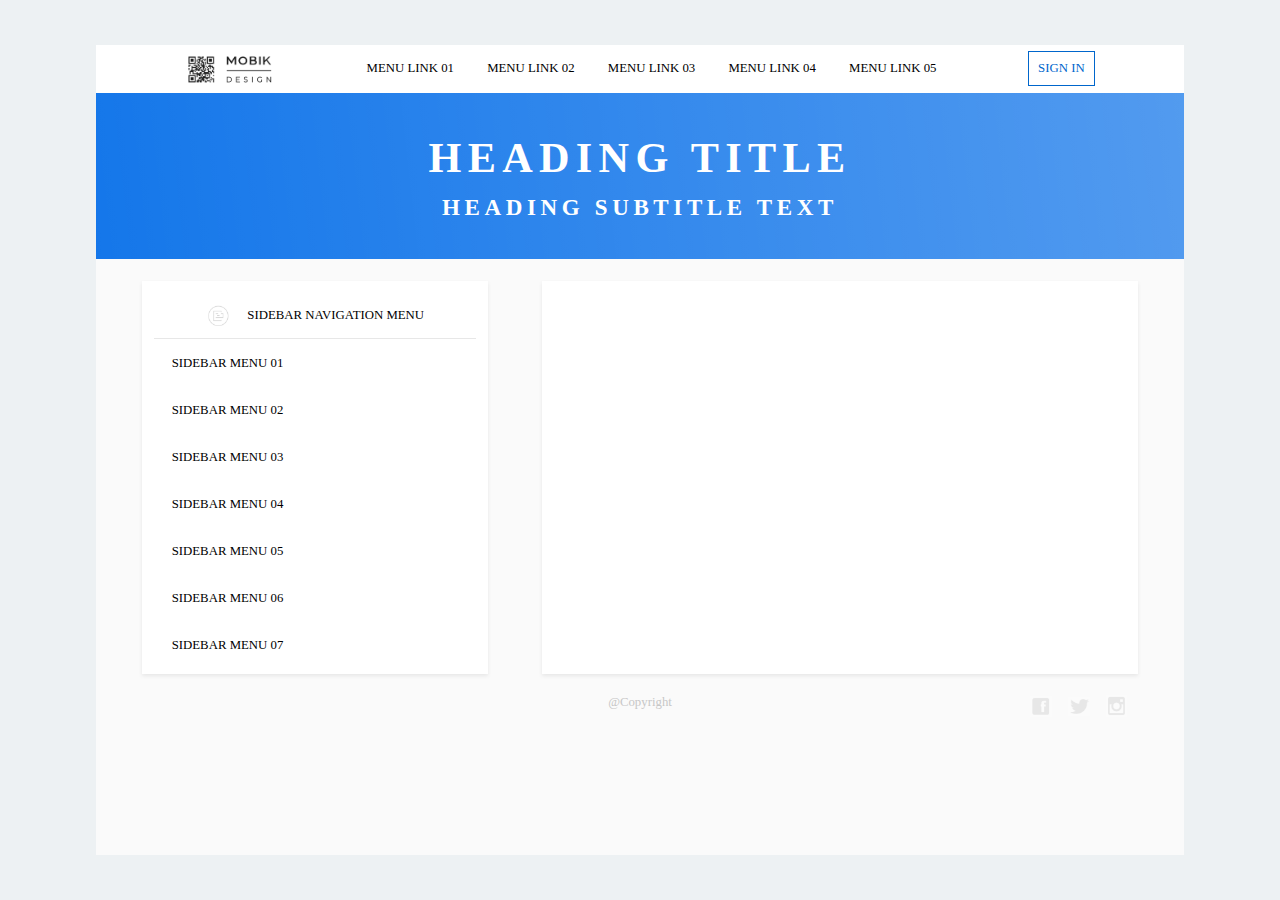
<file: html/index.html>
<!DOCTYPE html>
<html lang="ko">
<head>
    <meta charset="UTF-8">
    <title>Layout</title>
    <link rel="stylesheet" href="../css/style.css">
</head>
<body>
    <div id="all">
        <div id="header">
            <img src="../img/logo.PNG" alt="logo" id="logo">
            <ul>
                <li>MENU LINK 01</li>
                <li>MENU LINK 02</li>
                <li>MENU LINK 03</li>
                <li>MENU LINK 04</li>
                <li>MENU LINK 05</li>
            </ul>
            <input type="button" id="loginBtn" value="SIGN IN">
        </div>
        <div id="main">
            <h1>HEADING TITLE</h1>
            <h3>HEADING SUBTITLE TEXT</h3>
        </div>
        <div id="left">
            <table>
                <tr><th>
                    <img src="../img/icon.PNG" alt="icon" id="icon">
                    SIDEBAR NAVIGATION MENU
                </th></tr>
                <tr><td>SIDEBAR MENU 01</td></tr>
                <tr><td>SIDEBAR MENU 02</td></tr>
                <tr><td>SIDEBAR MENU 03</td></tr>
                <tr><td>SIDEBAR MENU 04</td></tr>
                <tr><td>SIDEBAR MENU 05</td></tr>
                <tr><td>SIDEBAR MENU 06</td></tr>
                <tr><td>SIDEBAR MENU 07</td></tr>
            </table>
        </div>
        <div id="right">
        </div>
        <div id="footer">
            <div class="section"></div>
            <div class="section"></div>
            <div class="section"></div>
            <div class="section"></div>
        </div>
        <span>@Copyright</span>
        <div id="sns">
            <img src="../img/fb.PNG" class="snsimg" alt="facebook">
            <img src="../img/twt.PNG" class="snsimg" alt="twitter">
            <img src="../img/insta.PNG" class="snsimg" alt="instagram">
        </div>
    </div>
</body>
</html>
</file>
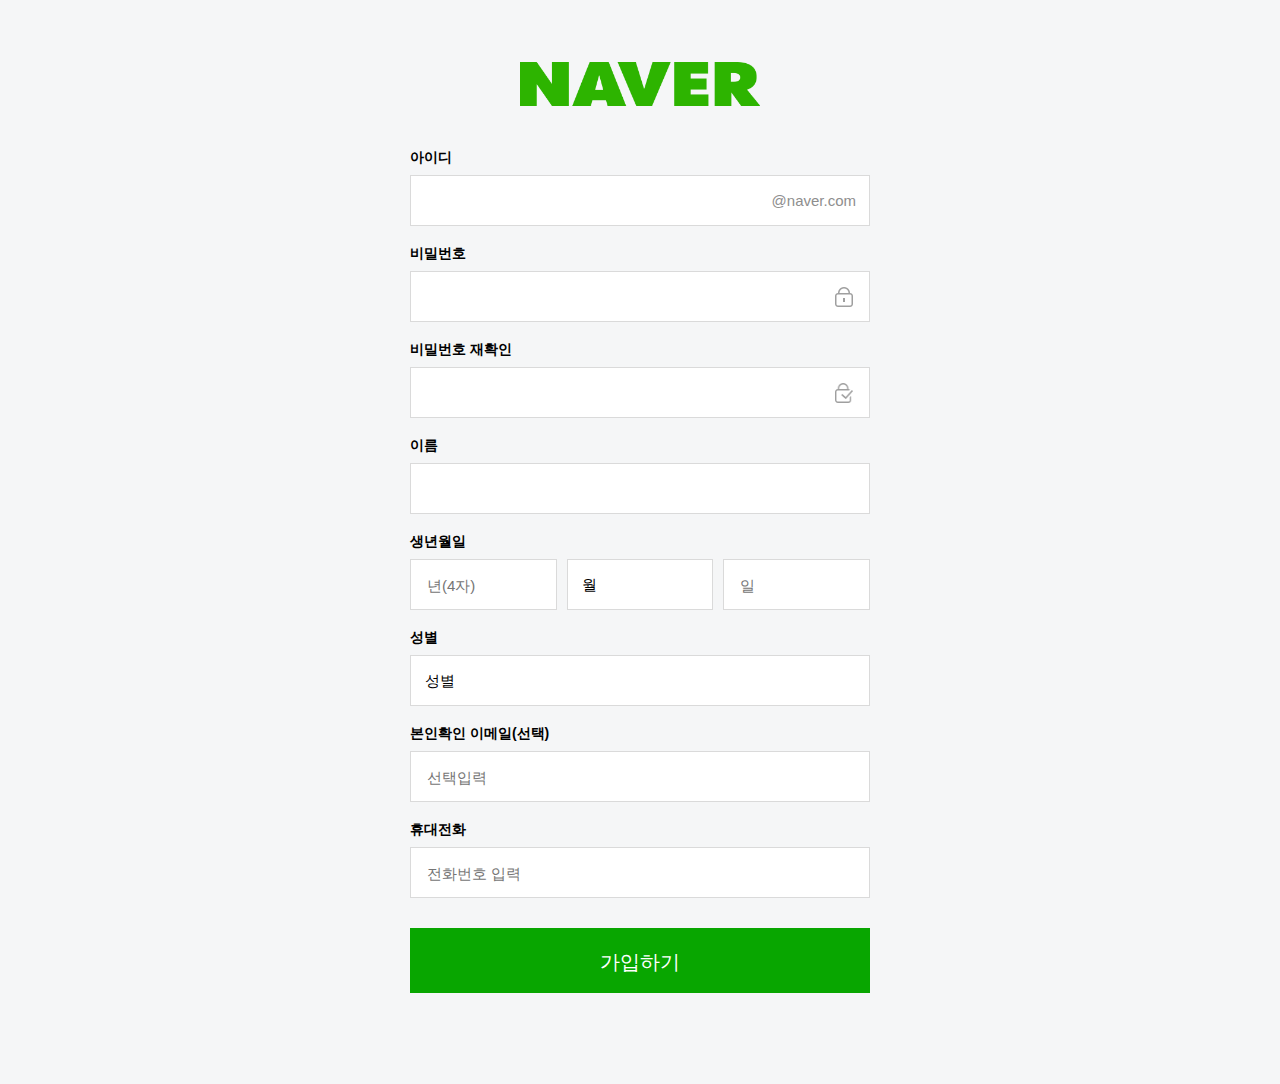
<file: naver_join-master/index.html>
<!DOCTYPE html>
<html lnag="ko">
    <head>
        <meta charset="UTF-8">
        <title>네이버 : 회원가입</title>
        <link rel="stylesheet" href="css/index.css">
        
    </head>
    <body>
        <!-- header -->
        <div id="header">
            <a href="https://nid.naver.com/user2/V2Join.nhn?m=agree#agreeBottom" target="_blank" title="네이버 회원가입 페이지 보러가기"><img src="img/NAVER_CI_Green.png" id="logo"></a>
        </div>


        <!-- wrapper -->
        <div id="wrapper">

            <!-- content-->
            <div id="content">

                <!-- ID -->
                <div>
                    <h3 class="join_title">
                        <label for="id">아이디</label>
                    </h3>
                    <span class="box int_id">
                        <input type="text" id="id" class="int" maxlength="20">
                        <span class="step_url">@naver.com</span>
                    </span>
                    <span class="error_next_box"></span>
                </div>

                <!-- PW1 -->
                <div>
                    <h3 class="join_title"><label for="pswd1">비밀번호</label></h3>
                    <span class="box int_pass">
                        <input type="text" id="pswd1" class="int" maxlength="20">
                        <span id="alertTxt">사용불가</span>
                        <img src="img/m_icon_pass.png" id="pswd1_img1" class="pswdImg">
                    </span>
                    <span class="error_next_box"></span>
                </div>

                <!-- PW2 -->
                <div>
                    <h3 class="join_title"><label for="pswd2">비밀번호 재확인</label></h3>
                    <span class="box int_pass_check">
                        <input type="text" id="pswd2" class="int" maxlength="20">
                        <img src="img/m_icon_check_disable.png" id="pswd2_img1" class="pswdImg">
                    </span>
                    <span class="error_next_box"></span>
                </div>

                <!-- NAME -->
                <div>
                    <h3 class="join_title"><label for="name">이름</label></h3>
                    <span class="box int_name">
                        <input type="text" id="name" class="int" maxlength="20">
                    </span>
                    <span class="error_next_box"></span>
                </div>

                <!-- BIRTH -->
                <div>
                    <h3 class="join_title"><label for="yy">생년월일</label></h3>

                    <div id="bir_wrap">
                        <!-- BIRTH_YY -->
                        <div id="bir_yy">
                            <span class="box">
                                <input type="text" id="yy" class="int" maxlength="4" placeholder="년(4자)">
                            </span>
                        </div>

                        <!-- BIRTH_MM -->
                        <div id="bir_mm">
                            <span class="box">
                                <select id="mm" class="sel">
                                    <option>월</option>
                                    <option value="01">1</option>
                                    <option value="02">2</option>
                                    <option value="03">3</option>
                                    <option value="04">4</option>
                                    <option value="05">5</option>
                                    <option value="06">6</option>
                                    <option value="07">7</option>
                                    <option value="08">8</option>
                                    <option value="09">9</option>                                    
                                    <option value="10">10</option>
                                    <option value="11">11</option>
                                    <option value="12">12</option>
                                </select>
                            </span>
                        </div>

                        <!-- BIRTH_DD -->
                        <div id="bir_dd">
                            <span class="box">
                                <input type="text" id="dd" class="int" maxlength="2" placeholder="일">
                            </span>
                        </div>

                    </div>
                    <span class="error_next_box"></span>    
                </div>

                <!-- GENDER -->
                <div>
                    <h3 class="join_title"><label for="gender">성별</label></h3>
                    <span class="box gender_code">
                        <select id="gender" class="sel">
                            <option>성별</option>
                            <option value="M">남자</option>
                            <option value="F">여자</option>
                        </select>                            
                    </span>
                    <span class="error_next_box">필수 정보입니다.</span>
                </div>

                <!-- EMAIL -->
                <div>
                    <h3 class="join_title"><label for="email">본인확인 이메일<span class="optional">(선택)</span></label></h3>
                    <span class="box int_email">
                        <input type="text" id="email" class="int" maxlength="100" placeholder="선택입력">
                    </span>
                    <span class="error_next_box">이메일 주소를 다시 확인해주세요.</span>    
                </div>

                <!-- MOBILE -->
                <div>
                    <h3 class="join_title"><label for="phoneNo">휴대전화</label></h3>
                    <span class="box int_mobile">
                        <input type="tel" id="mobile" class="int" maxlength="16" placeholder="전화번호 입력">
                    </span>
                    <span class="error_next_box"></span>    
                </div>


                <!-- JOIN BTN-->
                <div class="btn_area">
                    <button type="button" id="btnJoin">
                        <span>가입하기</span>
                    </button>
                </div>

                

            </div> 
            <!-- content-->

        </div> 
        <!-- wrapper -->
    <script src="js/index.js"></script>
    </body>
</html>
</file>
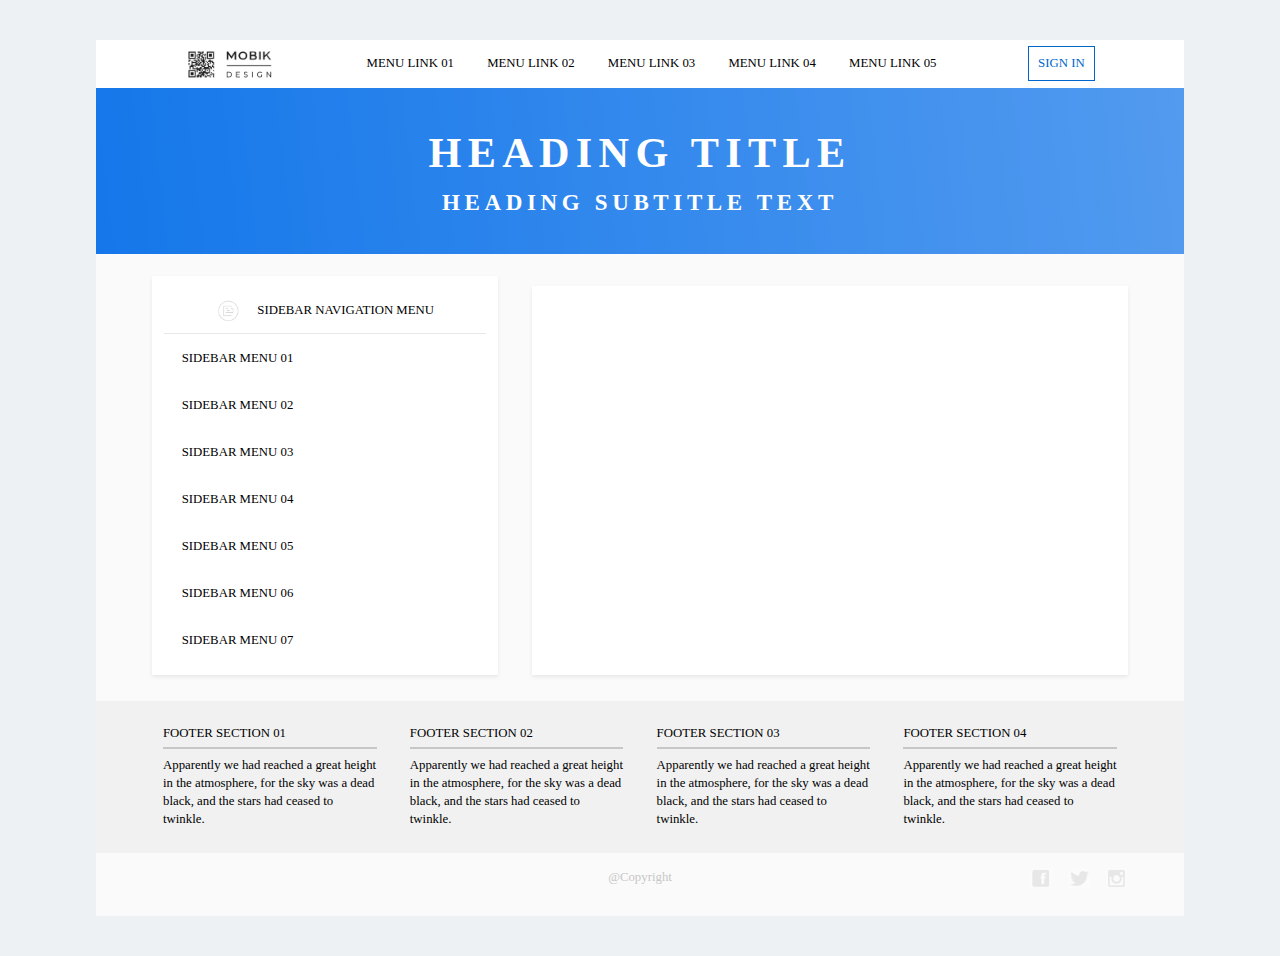
<file: layout1/html/index.html>
<!DOCTYPE html>
<html lang="ko">
<head>
    <meta charset="UTF-8">
    <title>Layout</title>
    <link rel="stylesheet" href="../css/style.css">
</head>
<body>
    <div id="all">
        <div id="header">
            <img src="../img/logo.PNG" alt="logo" id="logo">
            <ul>
                <li>MENU LINK 01</li>
                <li>MENU LINK 02</li>
                <li>MENU LINK 03</li>
                <li>MENU LINK 04</li>
                <li>MENU LINK 05</li>
            </ul>
            <input type="button" id="loginBtn" value="SIGN IN">
        </div>
        <div id="main">
            <h1>HEADING TITLE</h1>
            <h3>HEADING SUBTITLE TEXT</h3>
        </div>
        <div id="left">
            <table>
                <tr><th>
                    <img src="../img/icon.PNG" alt="icon" id="icon">
                    SIDEBAR NAVIGATION MENU
                </th></tr>
                <tr><td>SIDEBAR MENU 01</td></tr>
                <tr><td>SIDEBAR MENU 02</td></tr>
                <tr><td>SIDEBAR MENU 03</td></tr>
                <tr><td>SIDEBAR MENU 04</td></tr>
                <tr><td>SIDEBAR MENU 05</td></tr>
                <tr><td>SIDEBAR MENU 06</td></tr>
                <tr><td>SIDEBAR MENU 07</td></tr>
            </table>
        </div>
        <div id="right">
        </div>
        <div id="footer">
            <div class="section">
                <h4>FOOTER SECTION 01</h4>
                <hr>
                <span>Apparently we had reached a great height in the atmosphere, for the sky was a dead black, and the stars had ceased to twinkle.</span>
            </div>
            <div class="section">
                <h4>FOOTER SECTION 02</h4>
                <hr>
                <span>Apparently we had reached a great height in the atmosphere, for the sky was a dead black, and the stars had ceased to twinkle.</span>
            </div>
            <div class="section">
                <h4>FOOTER SECTION 03</h4>
                <hr>
                <span>Apparently we had reached a great height in the atmosphere, for the sky was a dead black, and the stars had ceased to twinkle.</span>
            </div>
            <div class="section">
                <h4>FOOTER SECTION 04</h4>
                <hr>
                <span>Apparently we had reached a great height in the atmosphere, for the sky was a dead black, and the stars had ceased to twinkle.</span>
            </div>
        </div>
        <br>
        <span id="copyright">@Copyright</span>
        <div id="sns">
            <img src="../img/fb.PNG" class="snsimg" alt="facebook">
            <img src="../img/twt.PNG" class="snsimg" alt="twitter">
            <img src="../img/insta.PNG" class="snsimg" alt="instagram">
        </div>
    </div>
</body>
</html>
</file>
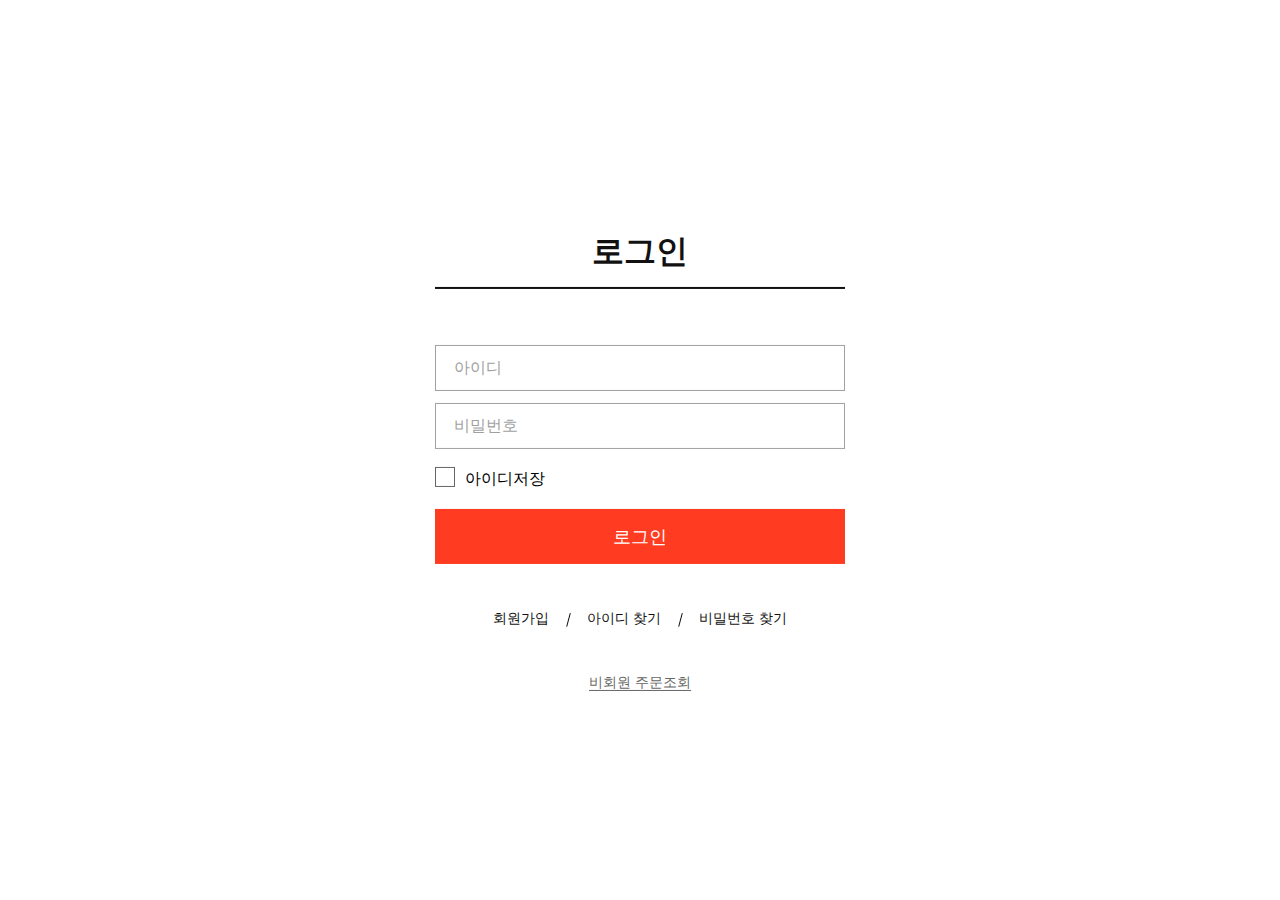
<file: loginPage/html/index.html>
<!DOCTYPE html>
<html>
    <head>
        <meta charset="UTF-8">
        <title>로그인</title>
        <link rel="stylesheet" href="../css/index.css">
    </head>
    <body>
        <section class="login">
            <h2>로그인</h2>
            <ul>
                <li><input type="text" title="아이디입력" placeholder="아이디"></li>
                <li><input type="password" title="비밀번호입력" placeholder="비밀번호"></li>
                <li><input type="checkbox" id="chk_id"><label for="chk_id">아이디저장</label></li>
                <li><button>로그인</button></li>
            </ul>
            <div>
                <ul>
                    <li><a href="">회원가입</a></li>
                    <li><a href="">아이디 찾기</a></li>
                    <li><a href="">비밀번호 찾기</a></li>
                </ul>
            </div>
            <a href="">비회원 주문조회</a>
        </section>
    </body>
</html>
</file>
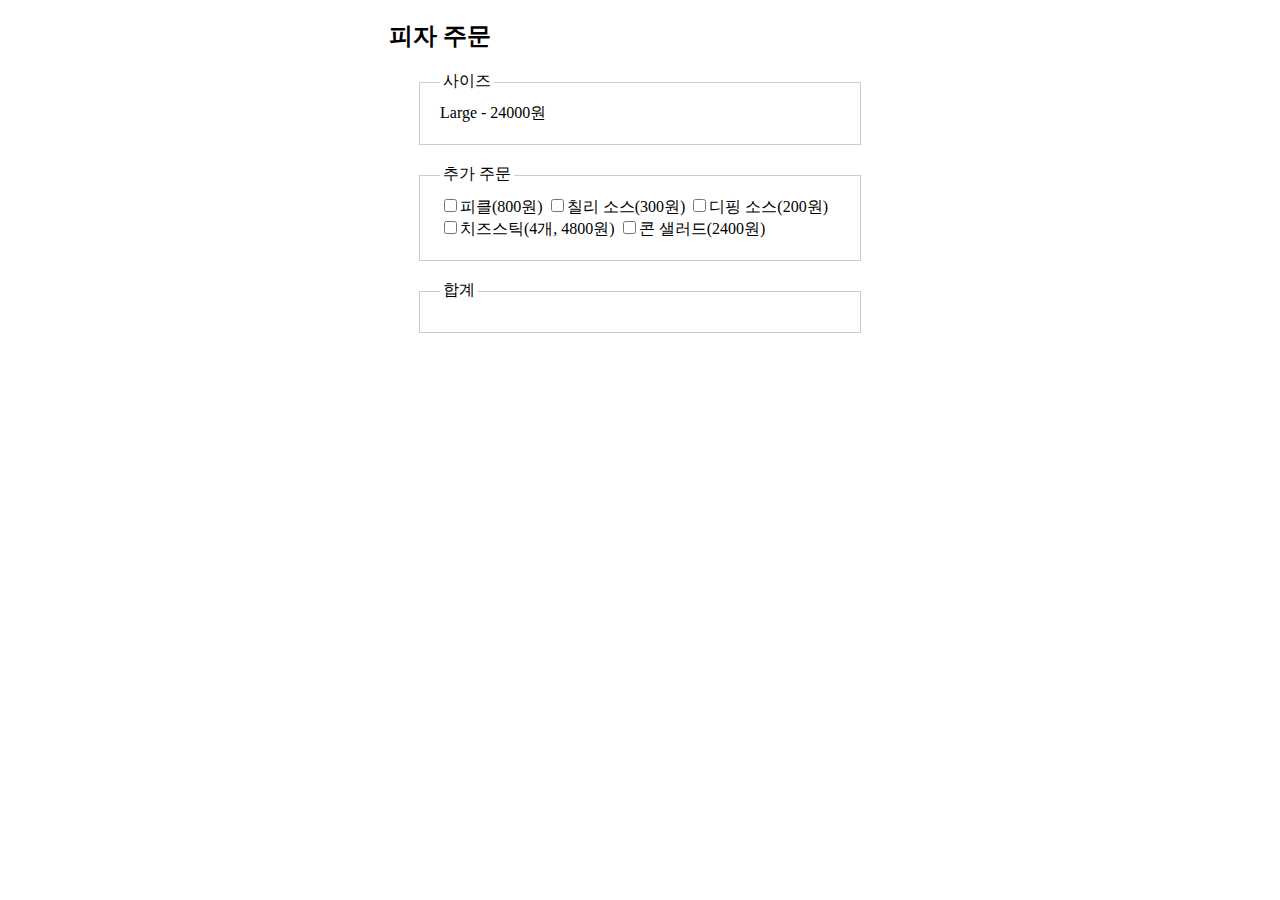
<file: orderPizza/html/index.html>
<!DOCTYPE html>
<html>
<head>
    <meta charset="UTF-8">
    <title>주문하기</title>
    <link rel="stylesheet" href="../css/index.css">
</head>
<body>
    <h2>피자 주문</h2>
    <div class="wrap">
        <div class="over">사이즈</div>
        Large - 24000원
    </div>
    <div class="wrap">
        <div class="over">추가 주문</div>
        <input type="checkbox" name="chk_menu" value="800">피클(800원)
        <input type="checkbox" name="chk_menu" value="300">칠리 소스(300원)
        <input type="checkbox" name="chk_menu" value="200">디핑 소스(200원)
        <input type="checkbox" name="chk_menu" value="4800">치즈스틱(4개, 4800원)
        <input type="checkbox" name="chk_menu" value="2400">콘 샐러드(2400원)
    </div>
    <div class="wrap">
        <div class="over">합계</div>
        <span id="sum"></span>
    </div>
    <script src="../js/index.js"></script>
</body>
</html>
</file>
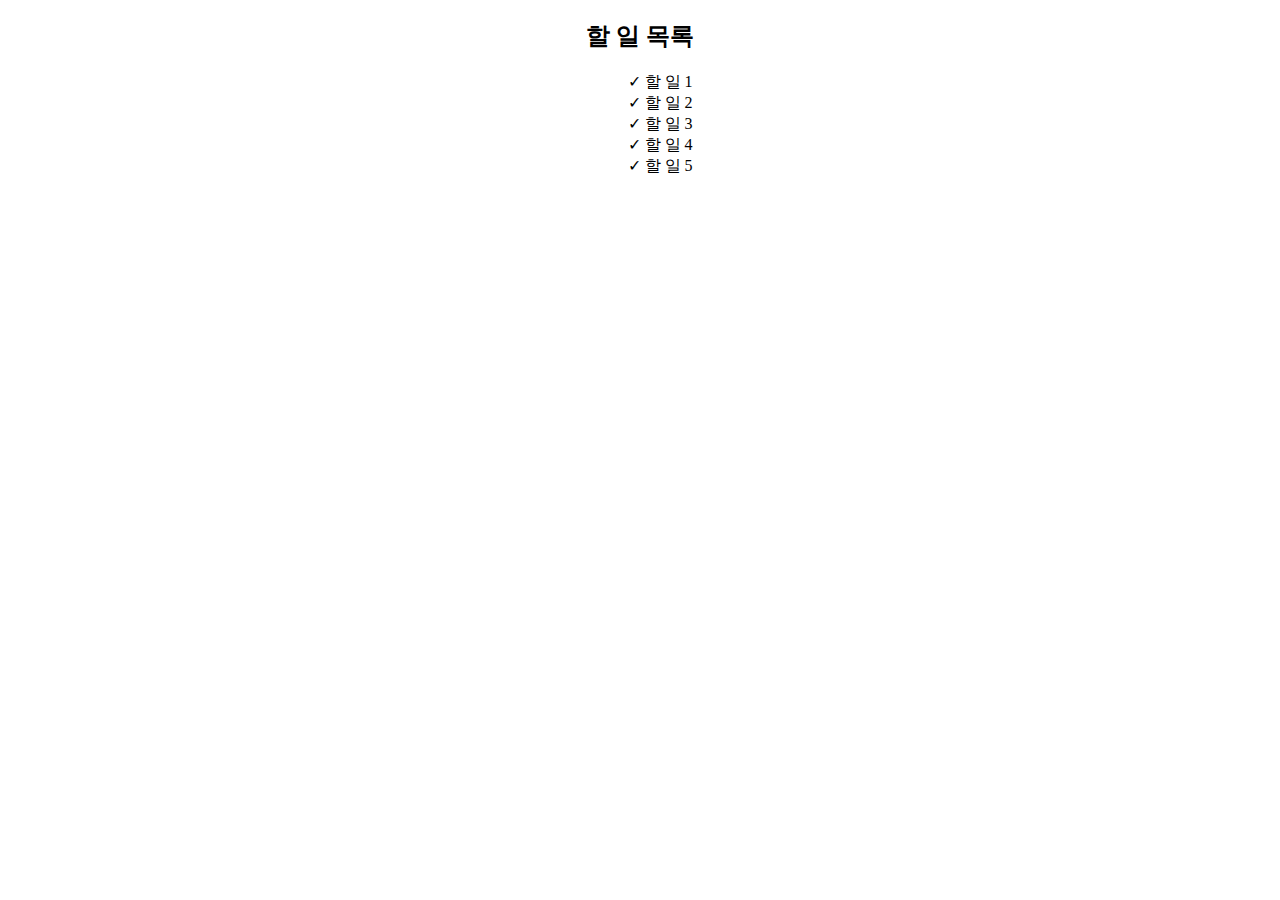
<file: todoList/html/index.html>
<!DOCTYPE html>
<html>
<head>
    <meta charset="UTF-8">
    <title>할 일 목록 체크</title>
    <link rel="stylesheet" href="../css/index.css">
</head>
<body>
    <h2>할 일 목록</h2>
    <ul>
        <li>할 일 1</li>
        <li>할 일 2</li>
        <li>할 일 3</li>
        <li>할 일 4</li>
        <li>할 일 5</li>
    </ul>
    <script src="../js/index.js"></script>
</body>
</html>
</file>
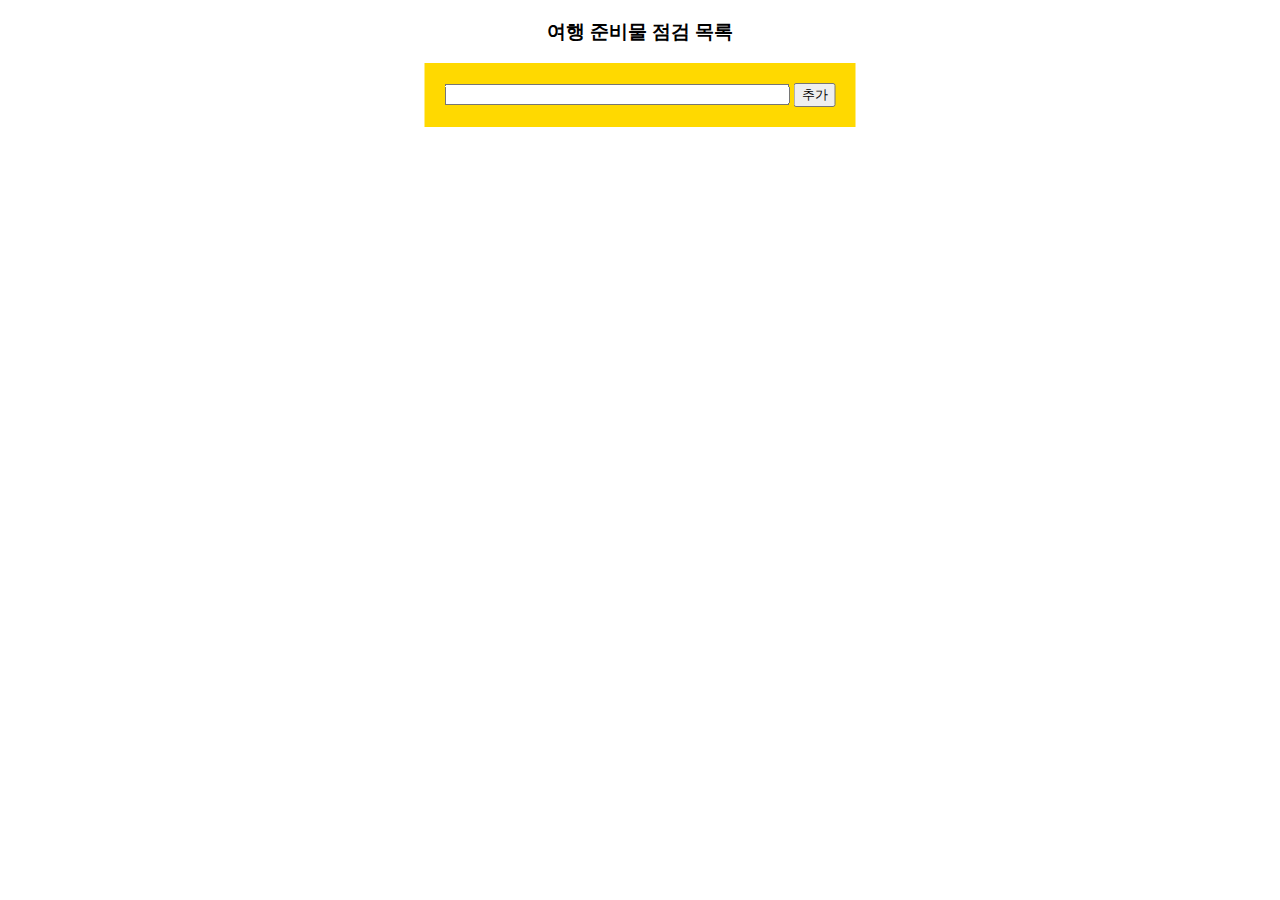
<file: travelMaterial/html/index.html>
<!DOCTYPE html>
<html lang="ko">
<head>
    <meta charset="UTF-8">
    <title>여행 준비물 점검 목록</title>
    <link rel="stylesheet" href="../css/index.css">
</head>
<body>
    <h3>여행 준비물 점검 목록</h3>
    <div id="box">
        <input id="item" autofocust="true" size="40">
        <input type="button" id="add" value="추가">
    </div>
    <div id="itemList"></div>
    <script src="../js/index.js"></script>
</body>
</html>
</file>
<file: css/style.css>
html, body{
    font: 1vw Roboto;
    height: 100%;
}

html{
    display: table;
    margin: auto;
}

body{
    display: table-cell;
    vertical-align: middle;
    background-color: #EDF1F3;
}

div{
    text-align: center;
}

ul{
    display: inline;
    margin: 0;
    padding: 35px;
}

li{
    list-style: none;
    display: inline-block;
    margin: 15px;
}

li:hover{
    color: #006BE8;
    box-sizing: border-box;
    border-bottom: #006BE8 solid 1px;
}

h1{
    margin: 0;
    padding: 3.5vh 0 0 0;
    font-size: 3.3vw;
    letter-spacing: 0.15em;
}

h3{
    margin: 0;
    padding: 0 0 2vh 0;
    font-size: 1.8vw;
    letter-spacing: 0.2em;
}

th, td{
    height: 4vh;
    width: 30%;
    margin: 0.5vh;
    padding: 0.5vh 2vh;
}

th{
    text-align: center;
    font-weight: normal;
    border-bottom: #e7e7e7 solid 1px;
}

td{
    text-align: left;
}

td:hover{
    background-color: #fafafa;
    color: #006BE8;
}

span{
    color: #c7c7c7;
}

.snsimg{
    margin: 0 1vw 0 0;
    width: 1.7vw;
    vertical-align: middle;
}

#logo{
    margin: 0 3vw;
    width: 7vw;
    vertical-align: middle;
}

#all{
    background-color: #fafafa;
    width: 85vw;
    height: 90vh;
}

#header{
    background-color: #fff;
}

#loginBtn{
    background-color: #fff;
    color: #0066CC;
    box-sizing: border-box;
    padding: 9px;
    border: solid 1.5px;
    margin: 0.5vw 3vw;
    font: 1vw Roboto;
}

#main{
    background: linear-gradient(263.53deg, rgba(255, 255, 255, 0.32) 0.24%, rgba(255, 255, 255, 0.08) 100.87%), #006BE8;
    line-height: 5.5vh;
    padding: 1vh;
    color: #fff;
}

#left{
    float: left;
    background-color: #fff;
    width: 30%;
    height: 46%;
    margin: 2% 0.2% 2% 4.2%;
    padding: 10px;
    box-shadow: 0px 2px 4px rgba(0, 0, 0, 0.08);
}

#icon{
    margin: 0 1vw 0 0;
    width: 2vw;
    vertical-align: middle;
}

#right{
    float: right;
    background-color: #fff;
    width: 53%;
    height: 46%;
    margin: 2% 4.2% 2% 0.2%;
    padding: 10px;
    box-shadow: 0px 2px 4px rgba(0, 0, 0, 0.08);
}

#footer{
}

#sns{
    display: inline;
    position: absolute;
    margin-left: 28vw;
}
</file>
<file: naver_join-master/css/index.css>
/* 레이아웃 틀 */
html {
    height: 100%;
}

body {
    margin: 0;
    height: 100%;
    background: #f5f6f7;
    font-family: Dotum,'돋움',Helvetica,sans-serif;
}
#logo {
    width: 240px;
    height: 44px;
    cursor: pointer;
}

#header {
    padding-top: 62px;
    padding-bottom: 20px;
    text-align: center;
}
#wrapper {
    position: relative;
    height: 100%;
}

#content {
    position: absolute;
    left: 50%;
    transform: translate(-50%);
    width: 460px;
}




/* 입력폼 */


h3 {
    margin: 19px 0 8px;
    font-size: 14px;
    font-weight: 700;
}


.box {
    display: block;
    width: 100%;
    height: 51px;
    border: solid 1px #dadada;
    padding: 10px 14px 10px 14px;
    box-sizing: border-box;
    background: #fff;
    position: relative;
}

.int {
    display: block;
    position: relative;
    width: 100%;
    height: 29px;
    border: none;
    background: #fff;
    font-size: 15px;
}

input {
    font-family: Dotum,'돋움',Helvetica,sans-serif;    
}

.box.int_id {
    padding-right: 110px;
}

.box.int_pass {
    padding-right: 40px;
}

.box.int_pass_check {
    padding-right: 40px;
}

.step_url {
    /*@naver.com*/
    position: absolute;
    top: 16px;
    right: 13px;
    font-size: 15px;
    color: #8e8e8e;
}

.pswdImg {
    width: 18px;
    height: 20px;
    display: inline-block;
    position: absolute;
    top: 50%;
    right: 16px;
    margin-top: -10px;
    cursor: pointer;
}

#bir_wrap {
    display: table;
    width: 100%;
}

#bir_yy {
    display: table-cell;
    width: 147px;
    
}

#bir_mm {
    display: table-cell;
    width: 147px;
    vertical-align: middle;
}

#bir_dd {
    display: table-cell;
    width: 147px;
}

#bir_mm, #bir_dd {
    padding-left: 10px;
}

select {
    width: 100%;
    height: 29px;
    font-size: 15px;
    background: #fff url(https://static.nid.naver.com/images/join/pc/sel_arr_2x.gif) 100% 50% no-repeat;
    background-size: 20px 8px;
    -webkit-appearance: none;
    display: inline-block;
    text-align: start;
    border: none;
    cursor: default;
    font-family: Dotum,'돋움',Helvetica,sans-serif;
}

/* 에러메세지 */

.error_next_box {
    margin-top: 9px;
    font-size: 12px;
    color: red;    
    display: none;
}

#alertTxt {
    position: absolute;
    top: 19px;
    right: 38px;
    font-size: 12px;
    color: red;
    display: none;
}

/* 버튼 */

.btn_area {
    margin: 30px 0 91px;
}

#btnJoin {
    width: 100%;
    padding: 21px 0 17px;
    border: 0;
    cursor: pointer;
    color: #fff;
    background-color: #08a600;
    font-size: 20px;
    font-weight: 400;
    font-family: Dotum,'돋움',Helvetica,sans-serif;
}
</file>
<file: layout1/css/style.css>
html, body{
    font: 1vw Roboto;
    height: 100%;
}

html{
    display: table;
    margin: auto;
}

body{
    display: table-cell;
    vertical-align: middle;
    background-color: #EDF1F3;
}

div{
    text-align: center;
}

ul{
    display: inline;
    margin: 0;
    padding: 35px;
}

li{
    list-style: none;
    display: inline-block;
    margin: 15px;
}

li:hover{
    color: #006BE8;
    box-sizing: border-box;
    border-bottom: #006BE8 solid 1px;
}

h1{
    margin: 0;
    padding: 3.5vh 0 0 0;
    font-size: 3.3vw;
    letter-spacing: 0.15em;
}

h3{
    margin: 0;
    padding: 0 0 2vh 0;
    font-size: 1.8vw;
    letter-spacing: 0.2em;
}

th, td{
    height: 4vh;
    width: 30%;
    margin: 0.5vh;
    padding: 0.5vh 2vh;
}

th{
    text-align: center;
    font-weight: normal;
    border-bottom: #e7e7e7 solid 1px;
}

td{
    text-align: left;
}

td:hover{
    background-color: #fafafa;
    color: #006BE8;
}

hr{
    border: solid 0.5px #c7c7c7;
}

h4{
    font-weight: normal;
    margin: 0;
}

span{
    line-height: 18px;
}

.snsimg{
    margin: 0 1vw 0 0;
    width: 1.7vw;
    vertical-align: middle;
}

.section{
    display: inline-block;
    width: 20%;
    padding: 15px;
    text-align: left;
}

#logo{
    margin: 0 3vw;
    width: 7vw;
    vertical-align: middle;
}

#all{
    background-color: #fafafa;
    width: 85vw;
    margin: 40px;
    padding: 0 0 30px 0;
}

#header{
    background-color: #fff;
}

#loginBtn{
    background-color: #fff;
    color: #0066CC;
    box-sizing: border-box;
    padding: 9px;
    border: solid 1.5px;
    margin: 0.5vw 3vw;
    font: 1vw Roboto;
}

#main{
    background: linear-gradient(263.53deg, rgba(255, 255, 255, 0.32) 0.24%, rgba(255, 255, 255, 0.08) 100.87%), #006BE8;
    line-height: 5.5vh;
    padding: 1vh;
    color: #fff;
}

#left{
    display: inline-block;
    background-color: #fff;
    width: 30%;
    margin: 2% 1.4% 2% 3%;
    padding: 10px;
    box-shadow: 0px 2px 4px rgba(0, 0, 0, 0.08);
}

#icon{
    margin: 0 1vw 0 0;
    width: 2vw;
    vertical-align: middle;
}

#right{
    display: inline-block;
    background-color: #fff;
    width: 53%;
    height: 41vh;
    margin: 2% 3% 2% 1.4%;
    padding: 10px;
    box-shadow: 0px 2px 4px rgba(0, 0, 0, 0.08);
}

#footer{
    padding: 10px;
    clear: both;
    background-color: #f1f1f1;
}

#copyright{
    color: #c7c7c7;
}

#sns{
    display: inline;
    position: absolute;
    margin-left: 28vw;
}
</file>
<file: loginPage/css/index.css>
html{
    font-family: 'Roboto', 'Nanum Gothic', sans-serif;
}
.login{
    width: 410px;
    position: absolute;
    left: 50%;
    top: 50%;
    transform: translate(-50%, -50%);
    text-align: center;
}
.login h2{
    font-size: 32px;
    color: #111;
    border-bottom: 2px solid #111;
    text-align: center;
    line-height: 1;
    padding-bottom: 20px;
}
.login > ul{
    margin: 0;
    padding: 30px 0 33px 0;
}
.login > ul li{
    padding-bottom: 12px;
    list-style: none;
    text-align: left;
}
.login > ul li input{
    width: 100%;
    box-sizing: border-box;
    height: 46px;
    text-indent: 16px;
    border: 1px solid #9fa19f;
}
.login > ul li input::-webkit-input-placeholder{
    font-size: 16px;
    color: #9fa19f;
}
.login > ul li input[type="checkbox"]{
    position: absolute;
    left: -3000%;
}
.login > ul li input[type="checkbox"] + label{
    height: 36px;
    line-height: 36px;
}
.login > ul li input[type="checkbox"] + label:before{
    content: "";
    display: inline-block;
    width: 18px;
    height: 18px;
    border: 1px solid #666;
    background: #fff;
    vertical-align: -3px;
    margin: 0 10px 0 0;
}
.login > ul li input[type="checkbox"]:checked + label:before{
    border-color: #333;
    background: #333 url(../img/icon_tick.png) no-repeat center;
    background-size: 12px 12px;
}
.login > ul li button{
    width: 100%;
    height: 55px;
    color: #fff;
    font-size: 18px;
    border: none;
    background: #ff3b21;
}
.login div{
    padding: 0 0 45px 0;
}
.login div ul{
    list-style: none;
    padding: 0;
    margin: 0;
    display: flex;
    justify-content: center;
}
.login div ul li{
    padding: 0 19px;
    position: relative;
}
.login div ul li ~ li::before{
    content: "";
    position: absolute;
    left: 0;
    top: 4px;
    height: 14px;
    width: 1px;
    background: #111;
    transform: rotate(15deg);
}
.login div ul li a{
    font-size: 14px;
    color: #111;
    text-decoration: none;
}
.login > a{
    font-size: 14px;
    color: #666;
    /* position: relative; */
    border-bottom: #666 0.3px solid;
    text-decoration: none;
}
/* .login > a::after{
    content: "";
    position: absolute;
    bottom: 0;
    left: 0;
    width: 100%;
    height: 0.3px;
    background: #666;
} */
</file>
<file: orderPizza/css/index.css>
html{
    position: absolute;
    left: 50%;
    transform: translateX(-50%);
}
.wrap{
    position: relative;
    border: 1px solid #ccc;
    display: block;
    margin: 30px;
    padding: 20px;
    width: 400px;
}
.over{
    position: absolute;
    transform: translateY(-35px);
    padding: 3px;
    background-color: #fff;
}
</file>
<file: todoList/css/index.css>
html{
    text-align: center;
}
ul{
    list-style: none;
}
ul li:before{
    content: '✓ ';
}
</file>
<file: travelMaterial/css/index.css>
html{
    position: absolute;
    left: 50%;
    transform: translateX(-50%);
    text-align: center;
}
#box{
    background-color: rgb(255, 217, 0);
    margin: 0;
    padding: 20px;
    display: inline-block;
}
#itemList > ul{
    text-align: left;
    list-style: none;
    margin: 0;
    padding: 0;
}
#itemList > ul > li{
    background-color: rgb(231, 231, 231);
    line-height: 30px;
    padding-left: 20px;
}
#itemList > ul > li:nth-child(odd){
    background-color: rgb(248, 248, 248);
}
#itemList > ul > li:hover{
    background-color: gainsboro;
}
#itemList > ul > li > span{
    position: absolute;
    right: 8px;
    padding: 0 10px;
}
#itemList > ul > li > span:hover{
    background-color: gray;
    color: white;
}
</file>
